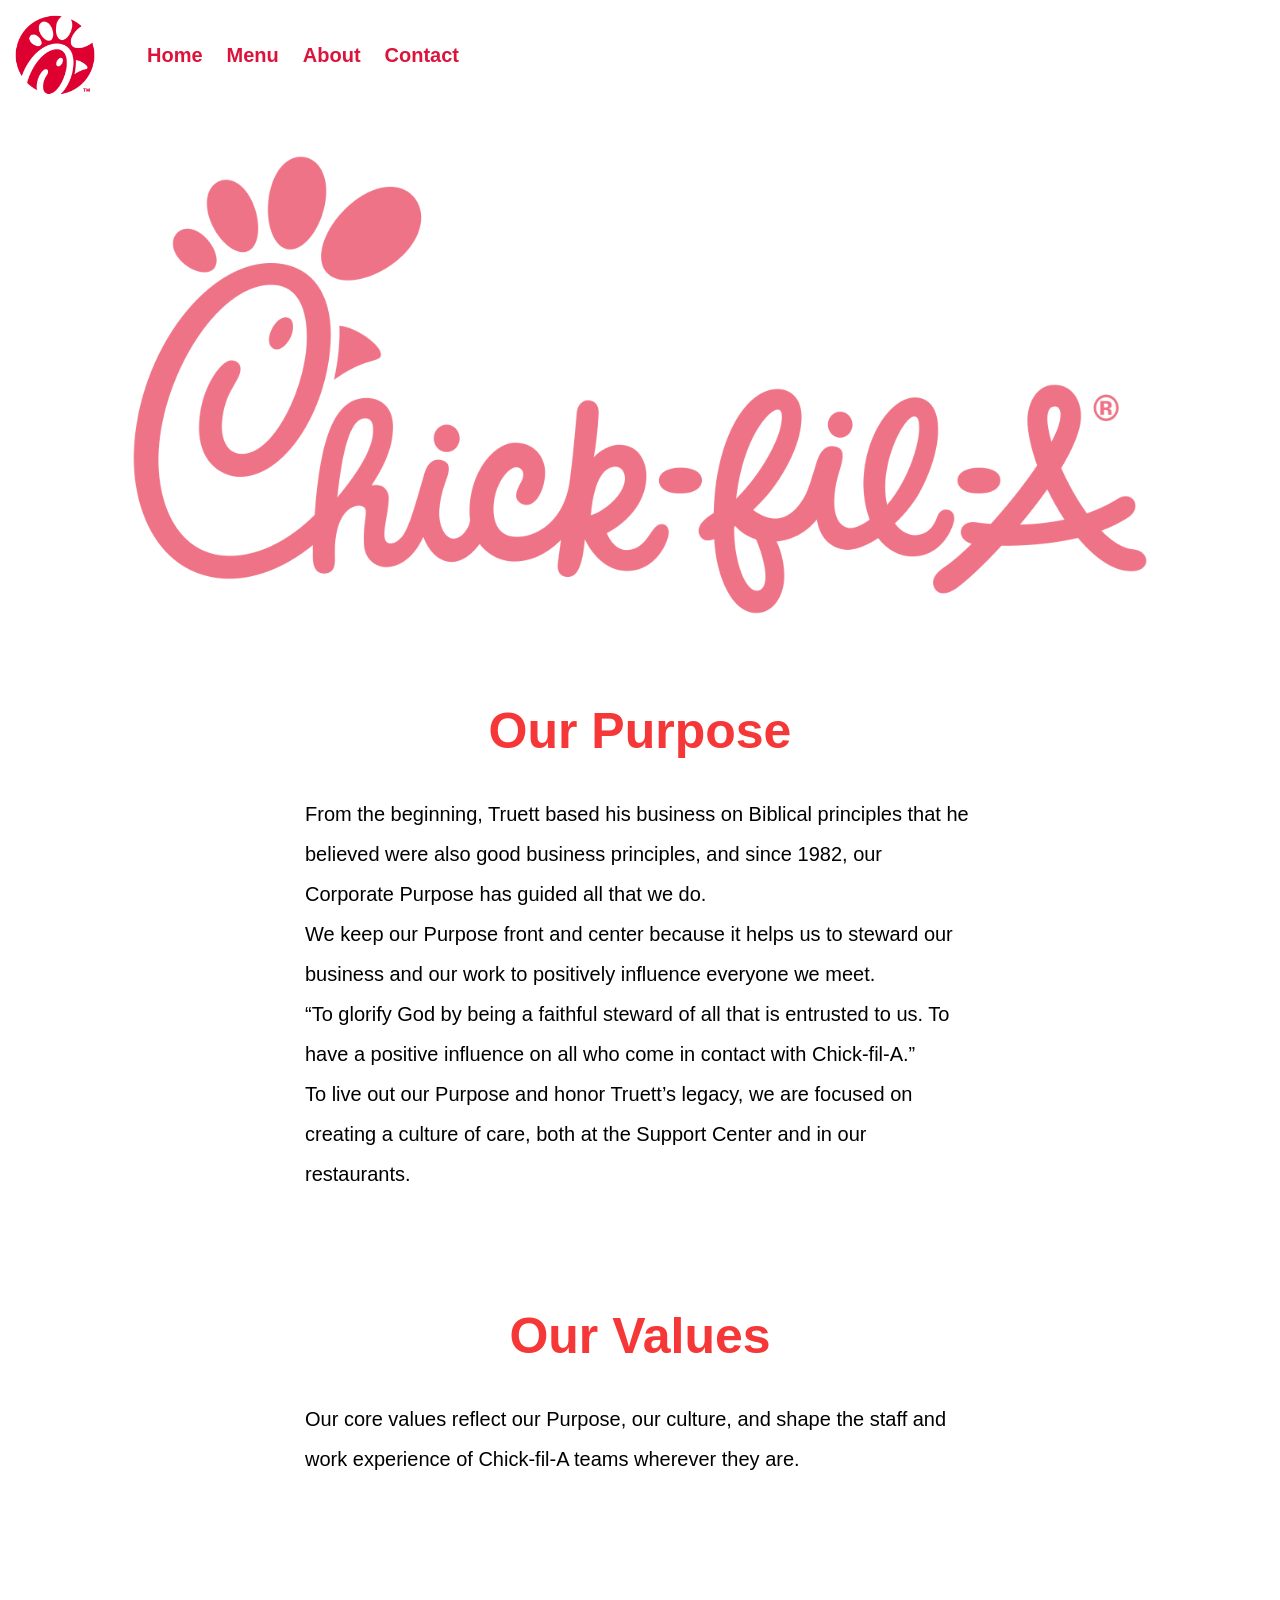
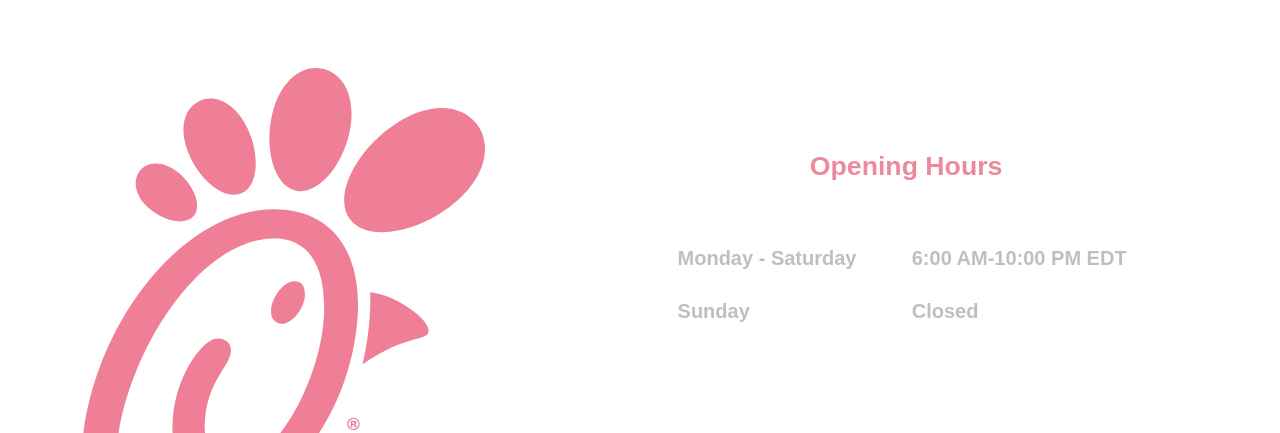
<file: index.html>
<!DOCTYPE html>
<html lang="en">
<head>
    <meta charset="UTF-8">
    
    <title>Chick-fil-A</title>
    <link rel="stylesheet" href="style.css">
</head>
<body>
    <div class="nav-bar">
        <nav>
            <img class="small-logo" width=80px src="images/chick-fil-a-logo.png" alt="small-logo">
           <a href="home.html">Home</a> 
           <a href="menu.html">Menu</a>
           <a href="about.html">About</a>
           <a href="contact.html">Contact</a>
        </nav>
    </div>

    <div class="hero-section">
        <img class="hero-section_logo" src="images/chick-fil-a.webp" alt="Chick-fil-A">
        <div class="hero-section_purpose">
             <h1>Our Purpose</h1>
             <p>From the beginning, Truett based his business on Biblical principles that he believed were also good business principles, and since 1982, our Corporate Purpose has guided all that we do.
            <br>We keep our Purpose front and center because it helps us to steward our business and our work to positively influence everyone we meet. 
            <br>“To glorify God by being a faithful steward of all that is entrusted to us. 
            To have a positive influence on all who come in contact with Chick-fil-A.” 
            <br>To live out our Purpose and honor Truett’s legacy, we are focused on creating a culture of care, both at the Support Center and in our restaurants. </p>
        </div>

        <div class="hero-section_value">
            <h1>Our Values</h1>
            <p>Our core values reflect our Purpose, our culture, and shape the staff and work experience of Chick-fil-A teams wherever they are.</p>
        </div>
    </div>

    <div class="footer">
        <img src="images/footer-mark.svg" alt="footer-mark">
    </div>
        <div class="footer-text">
            <h3>Opening Hours</h3>

            <div class="hours-row">
             <h4>Monday - Saturday</h4>
             <h4>6:00 AM-10:00 PM EDT</h4>
            </div>

            <div class="hours-row">
             <h4>Sunday</h4>
             <h4>Closed</h4>
            </div>

        </div>
   

            
       

    
</body>
</html>
</file>
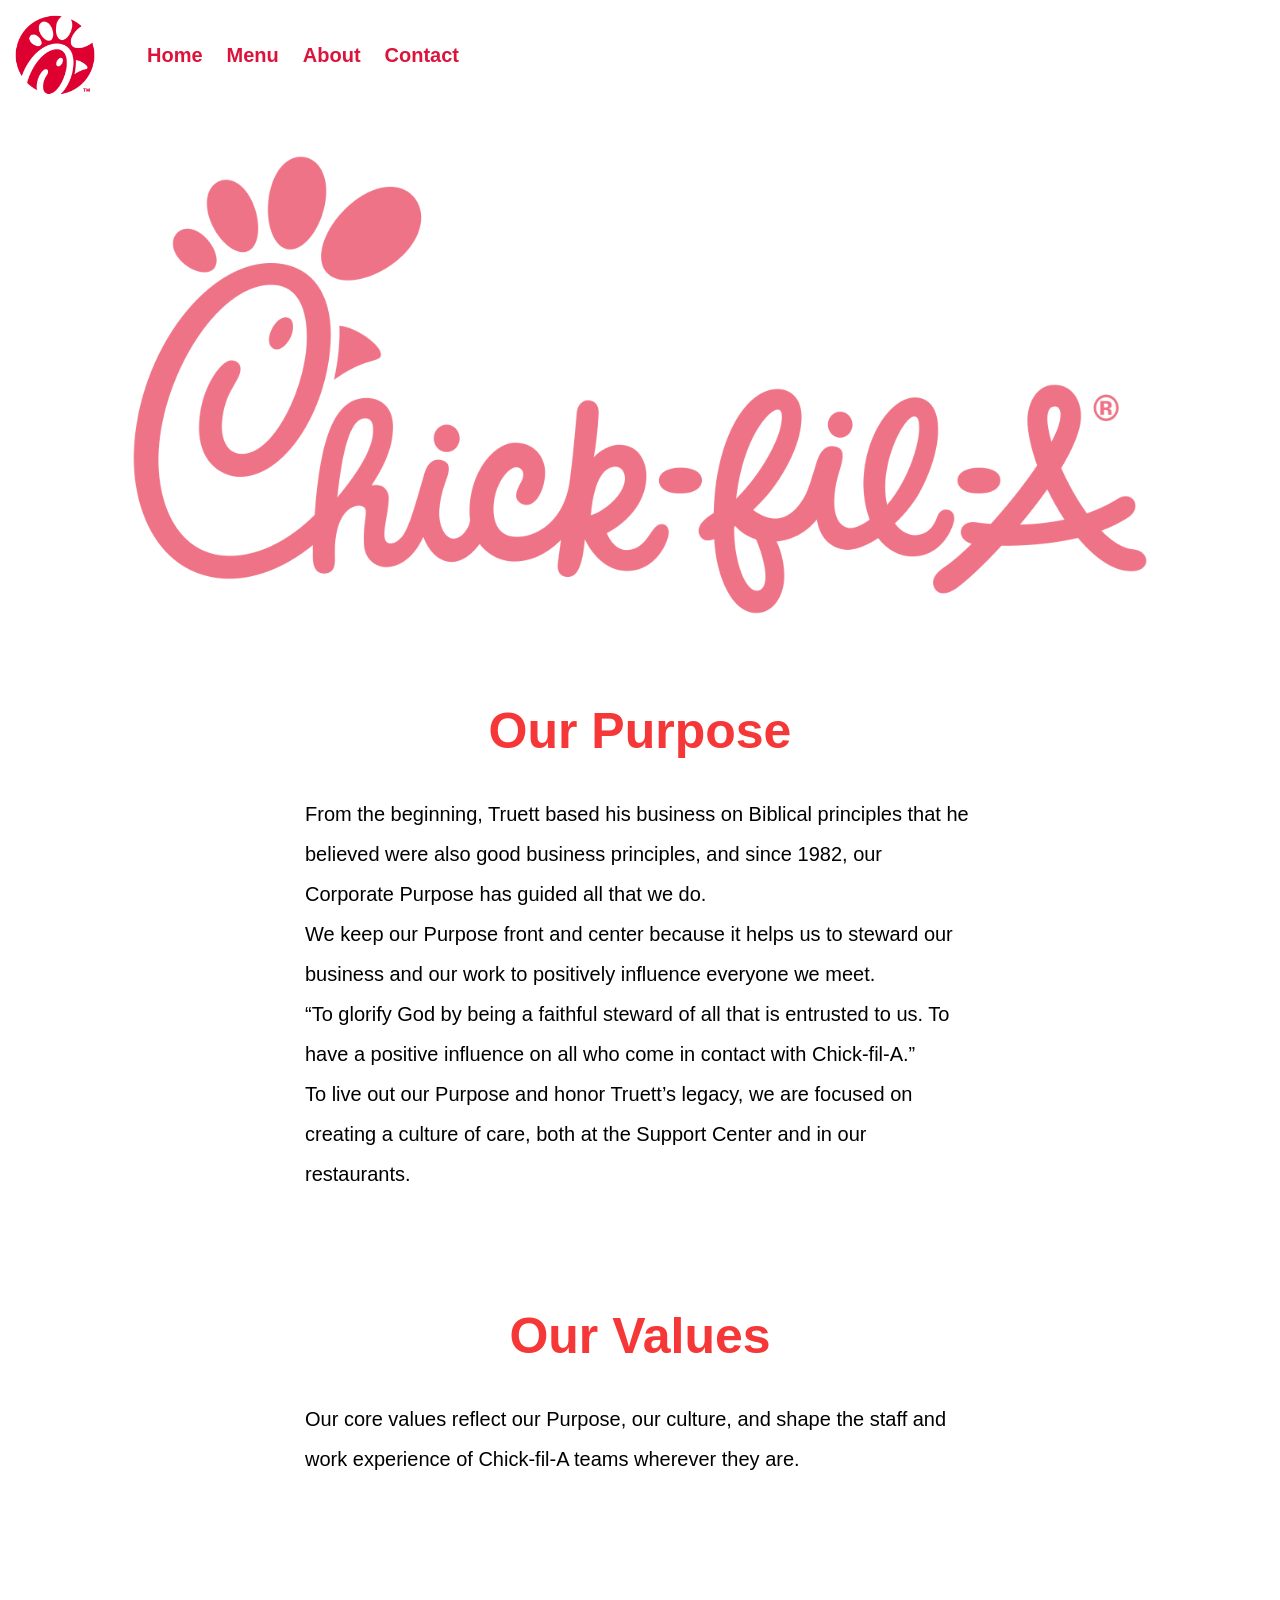
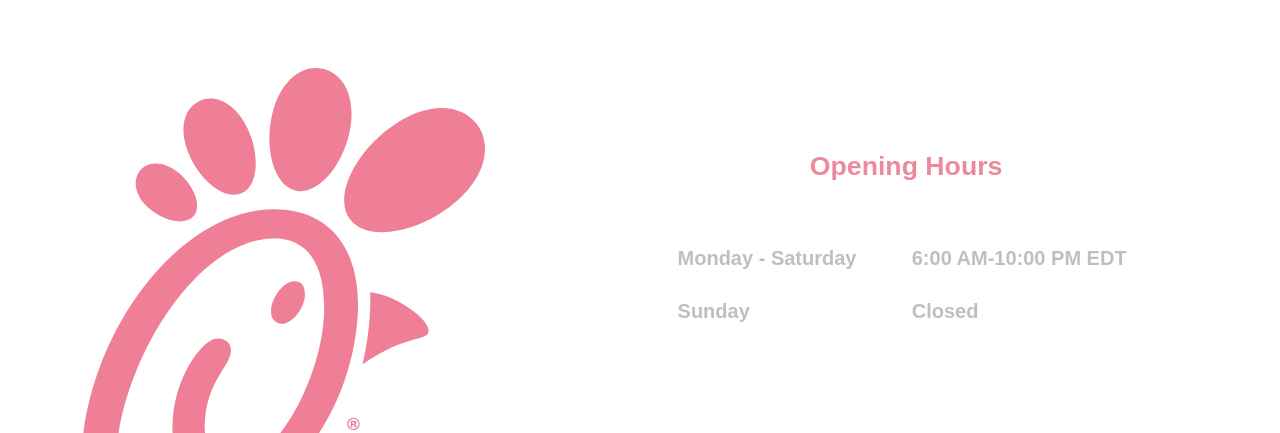
<file: home.html>
<!DOCTYPE html>
<html lang="en">
<head>
    <meta charset="UTF-8">
    
    <title>Chick-fil-A</title>
    <link rel="stylesheet" href="home.css">
</head>
<body>
    <div class="nav-bar">
        <nav>
            <img class="small-logo" width=80px src="images/chick-fil-a-logo.png" alt="small-logo">
           <a href="home.html">Home</a> 
           <a href="menu.html">Menu</a>
           <a href="about.html">About</a>
           <a href="contact.html">Contact</a>
        </nav>
    </div>

    <div class="hero-section">
        <img class="hero-section_logo" src="images/chick-fil-a.webp" alt="Chick-fil-A">
        <div class="hero-section_purpose">
             <h1>Our Purpose</h1>
             <p>From the beginning, Truett based his business on Biblical principles that he believed were also good business principles, and since 1982, our Corporate Purpose has guided all that we do.
            <br>We keep our Purpose front and center because it helps us to steward our business and our work to positively influence everyone we meet. 
            <br>“To glorify God by being a faithful steward of all that is entrusted to us. 
            To have a positive influence on all who come in contact with Chick-fil-A.” 
            <br>To live out our Purpose and honor Truett’s legacy, we are focused on creating a culture of care, both at the Support Center and in our restaurants. </p>
        </div>

        <div class="hero-section_value">
            <h1>Our Values</h1>
            <p>Our core values reflect our Purpose, our culture, and shape the staff and work experience of Chick-fil-A teams wherever they are.</p>
        </div>
    </div>

    <div class="footer">
        <img src="images/footer-mark.svg" alt="footer-mark">
    </div>
        <div class="footer-text">
            <h3>Opening Hours</h3>

            <div class="hours-row">
             <h4>Monday - Saturday</h4>
             <h4>6:00 AM-10:00 PM EDT</h4>
            </div>

            <div class="hours-row">
             <h4>Sunday</h4>
             <h4>Closed</h4>
            </div>

        </div>
    

            
       

    
</body>
</html>
</file>
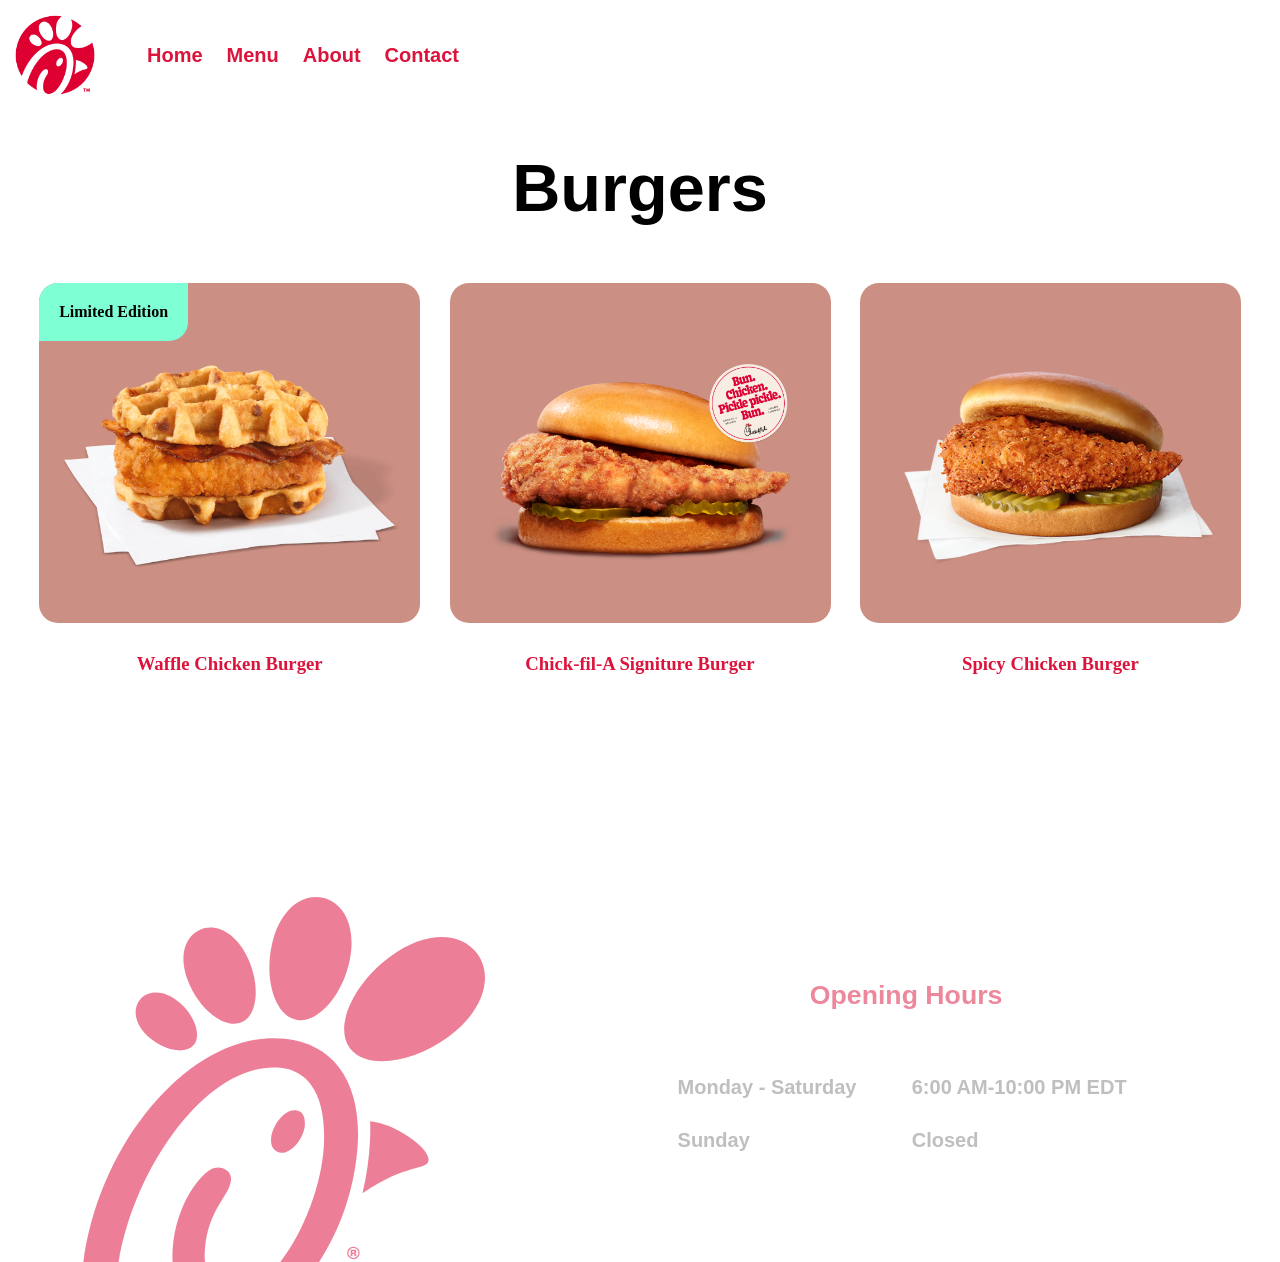
<file: menu.html>
<!DOCTYPE html>
<html lang="en">
    <head>
        <meta charset="UTF-8">
        <meta name="viewport" content="width=device-width, initial-scale=1.0">
        <title>Menu</title>
        <link rel="stylesheet" href="menu.css">
    </head>
    <body>
        <div class="nav-bar">
         <nav>
            <img class="small-logo" width=80px src="images/chick-fil-a-logo.png" alt="small-logo">
           <a href="home.html">Home</a> 
           <a href="menu.html">Menu</a>
           <a href="about.html">About</a>
           <a href="contact.html">Contact</a>
            </nav>
        </div>

        <div class="burger-container">
            <h1>Burgers</h1>

            <div class="burger-card">
                <div class="inline-block-1">
                    <img src="images/chicken-waffle.png" alt="waffle">
                    <div class="badge">Limited Edition</div>
                </div>
                <h3>Waffle Chicken Burger</h3>
            </div>

            <div class="burger-card">
                <div class="inline-block-2">
                    <img src="images/chicken-sandwich-patch.webp" alt="signiture">
                </div>
                <h3>Chick-fil-A Signiture Burger</h3>
            </div>

            <div class="burger-card">
                <div class="inline-block-3">
                    <img src="images/spicy-sandwich.webp" alt="spicy">
                </div>
                <h3>Spicy Chicken Burger</h3>
            </div>

        </div>

            
        <div class="footer">
            <img src="images/footer-mark.svg" alt="footer-mark">
            </div>

                <div class="footer-text">
                    <h3>Opening Hours</h3>

                    <div class="hours-row">
                        <h4>Monday - Saturday</h4>
                        <h4>6:00 AM-10:00 PM EDT</h4>
                    </div>

                    <div class="hours-row">
                        <h4>Sunday</h4>
                        <h4>Closed</h4>
                    </div>

                </div>
        </div>
        
    </body>
</html>
</file>
<file: style.css>
body{
    margin:5px;
    margin-bottom: 0;
    padding:0;
    overflow-x: hidden;

}


.nav-bar{
    position:sticky;
    top:0;
    display:block;
    align-items: center;
    margin:0;
    padding: 10px 0px;
    background-color: white;
    width:100%;

}
.nav-bar nav{
    display:flex;
    justify-content:flex-start;
    align-items: center;

    
}

.small-logo{
    display: flex;
    height: auto;
    padding-left: 10px;
    padding-right: 40px;

}

.nav-bar a {
    color: crimson;
    text-decoration: none; 
    font-weight: bold;
    padding: 8px 12px;
    font-size: 20px;
    font-family: helvetica;
}

.hero-section_logo{
    display:block;
    margin: 0 auto;
    padding: 50px 30px;
    max-width: 80%;
    height: auto;
    justify-content: center;
    align-items: center;
    opacity: 60%;

}


.hero-section_purpose h1 { 
    font-family: helvetica;
    font-size:50px;
    color:rgb(245, 55, 55);
    text-align: center;
    margin-top:1cm;

}
.hero-section_purpose p{
     font-family: helvetica;
     font-size:15pt;
     line-height: 30pt;
     text-align: left;
     margin: 0px 300px;
}

.hero-section_value h1 { 
    font-family: helvetica;
    font-size:50px;
    color:rgb(245, 55, 55);
    text-align: center;
    margin-top:3cm;

}
.hero-section_value p{
     font-family: helvetica;
     font-size:15pt;
     line-height: 30pt;
     text-align: left;
     margin: 0px 300px;
}

a:hover{
    color:rgb(235, 171, 33);

}


.footer {
    display: inline-block;
    margin: 5cm 5cm 0;
    opacity: 50%;
    vertical-align: bottom;
}

.footer img {
    display: block;
    margin-left: -3cm;
}


.footer-text {
    display: inline-block;
    position: relative;
    color: gray;
    opacity: 50%;
    font-family: Helvetica;
    font-size: 15pt;
    bottom: 80px;
    width: 40%;
}


.footer-text h3 {
    color: crimson;
    font-size: 20pt;
    padding-left: 3.5cm;
    padding-bottom: 1cm;

    
}

.hours-row {
    margin-bottom: 30px;
}

.hours-row h4 {
    display: inline-block;
    width: 45%;
    vertical-align: top;
    margin: 0;
}
</file>
<file: home.css>
body{
    margin:5px;
    margin-bottom: 0;
    padding:0;
    overflow-x: hidden;

}


.nav-bar{
    position:sticky;
    top:0;
    display:block;
    align-items: center;
    margin:0;
    padding: 10px 0px;
    background-color: white;
    width:100%;

}
.nav-bar nav{
    display:flex;
    justify-content:flex-start;
    align-items: center;

    
}

.small-logo{
    display: flex;
    height: auto;
    padding-left: 10px;
    padding-right: 40px;

}

.nav-bar a {
    color: crimson;
    text-decoration: none; 
    font-weight: bold;
    padding: 8px 12px;
    font-size: 20px;
    font-family: helvetica;
}

.hero-section_logo{
    display:block;
    margin: 0 auto;
    padding: 50px 30px;
    max-width: 80%;
    height: auto;
    justify-content: center;
    align-items: center;
    opacity: 60%;

}


.hero-section_purpose h1 { 
    font-family: helvetica;
    font-size:50px;
    color:rgb(245, 55, 55);
    text-align: center;
    margin-top:1cm;

}
.hero-section_purpose p{
     font-family: helvetica;
     font-size:15pt;
     line-height: 30pt;
     text-align: left;
     margin: 0px 300px;
}

.hero-section_value h1 { 
    font-family: helvetica;
    font-size:50px;
    color:rgb(245, 55, 55);
    text-align: center;
    margin-top:3cm;

}
.hero-section_value p{
     font-family: helvetica;
     font-size:15pt;
     line-height: 30pt;
     text-align: left;
     margin: 0px 300px;
}

a:hover{
    color:rgb(235, 171, 33);

}


.footer {
    display: inline-block;
    margin: 5cm 5cm 0;
    opacity: 50%;
    vertical-align: bottom;
}

.footer img {
    display: block;
    margin-left: -3cm;
}


.footer-text {
    display: inline-block;
    position: relative;
    color: gray;
    opacity: 50%;
    font-family: Helvetica;
    font-size: 15pt;
    bottom: 80px;
    width: 40%;
}


.footer-text h3 {
    color: crimson;
    font-size: 20pt;
    padding-left: 3.5cm;
    padding-bottom: 1cm;

    
}

.hours-row {
    margin-bottom: 30px;
}

.hours-row h4 {
    display: inline-block;
    width: 45%;
    vertical-align: top;
    margin: 0;
}
</file>
<file: menu.css>
body{
    margin:5px;
    margin-bottom: 0;
    padding:0;
    overflow-x: hidden;

}


.nav-bar{
    position:sticky;
    top:0;
    display:block;
    align-items: center;
    margin:0;
    padding: 10px 0px;
    background-color: white;
    width:100%;

    z-index: 10;
}
.nav-bar nav{
    display:flex;
    justify-content:flex-start;
    align-items: center;
}
.small-logo{
    display: flex;
    height: auto;
    padding-left: 10px;
    padding-right: 40px;

}

.nav-bar a {
    color: crimson;
    text-decoration: none; 
    font-weight: bold;
    padding: 8px 12px;
    font-size: 20px;
    font-family: helvetica;
}

.burger-container {
    width: 100%;
    text-align: center;
}
.burger-card {
    display: inline-block;
    width: 30%;
    margin: 1%;

    position: relative;
}


.inline-block-1, .inline-block-2, .inline-block-3 {
    display: block;
    border-radius: 19px;
    background: rgb(204, 143, 131);
    padding: 20px;
    height: 300px;
    margin: 0;
}

.inline-block-1 img,
.inline-block-2 img,
.inline-block-3 img {
    width: 100%;
    height: 100%;
    object-fit: contain;
}

.inline-block-1 img{
    transform: scale(1.2);
}

.inline-block-3 img{
    transform: scale(1.3);
}

.burger-container h1{
    font-size: 50pt;
    font-family: Helvetica;
}
.burger-container h3 {
    display: block;
    margin: 10px 0px 0px 0px;
    padding: 20px 0px;
    text-align: center;
    color: crimson;
}
.badge{
    position:absolute;
    background-color: aquamarine;
    font-weight: bold ;
    top:0;
    left: 0;
    padding:20px;
    border-radius: 19px 0px 19px 0px;
    
    
}
.badge:hover{
    animation: badgeShake 0.3s infinite;
}
@keyframes badgeShake {
    0% {
        color: rgb(255, 0, 166);
        transform: translateX(-3px);
    }

    50% {
        color: blueviolet;
        transform: translateX(3px);
    }

    100% {
        color: rgb(255, 0, 166);
        transform: translateX(-3px);
    }
}

.footer {
    display: inline-block;
    margin: 5cm 5cm 0;
    opacity: 50%;
    vertical-align: bottom;
}

.footer img {
    display: block;
    margin-left: -3cm;
}


.footer-text {
    display: inline-block;
    position: relative;
    color: gray;
    opacity: 50%;
    font-family: Helvetica;
    font-size: 15pt;
    bottom: 80px;
    width: 40%;
}


.footer-text h3 {
    color: crimson;
    font-size: 20pt;
    padding-left: 3.5cm;
    padding-bottom: 1cm;

    
}

.hours-row {
    margin-bottom: 30px;
}

.hours-row h4 {
    display: inline-block;
    width: 45%;
    vertical-align: top;
    margin: 0;
}
a:hover{
   color:rgb(235, 171, 33);
   
}
</file>
